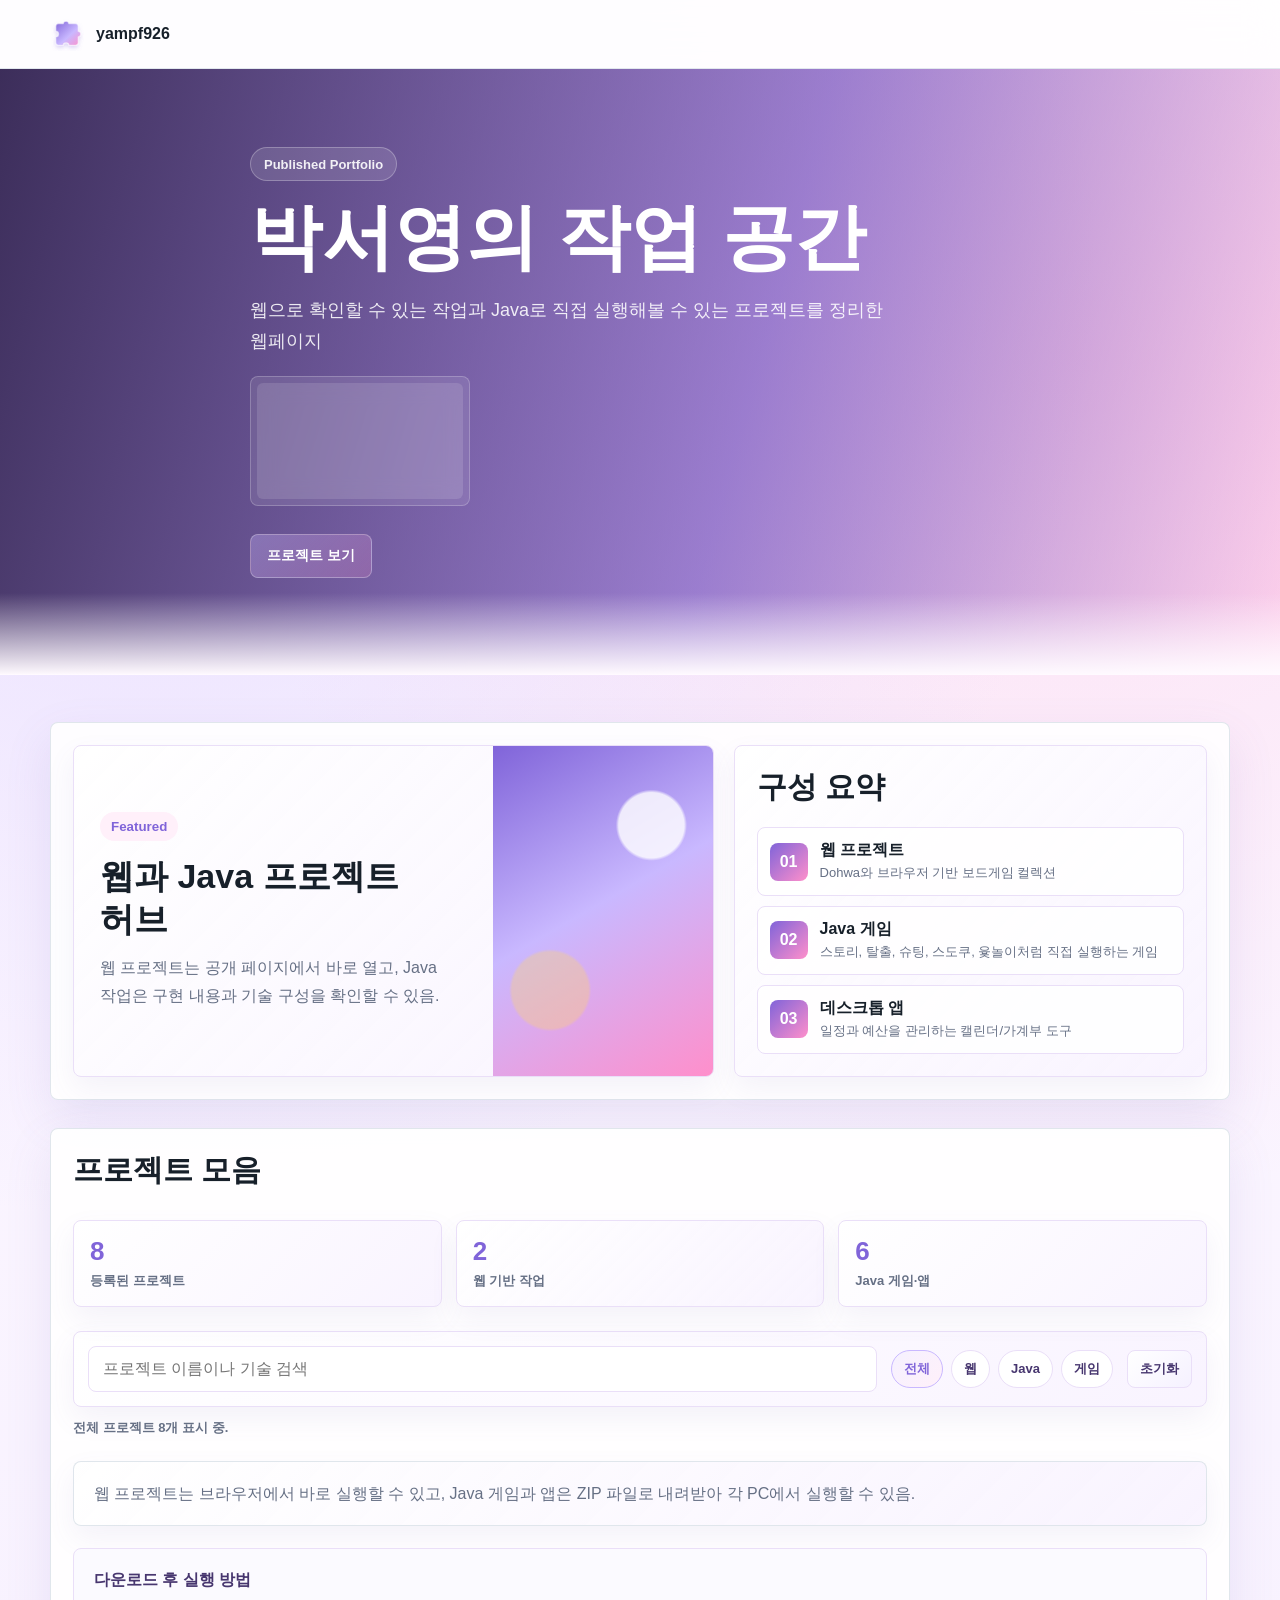
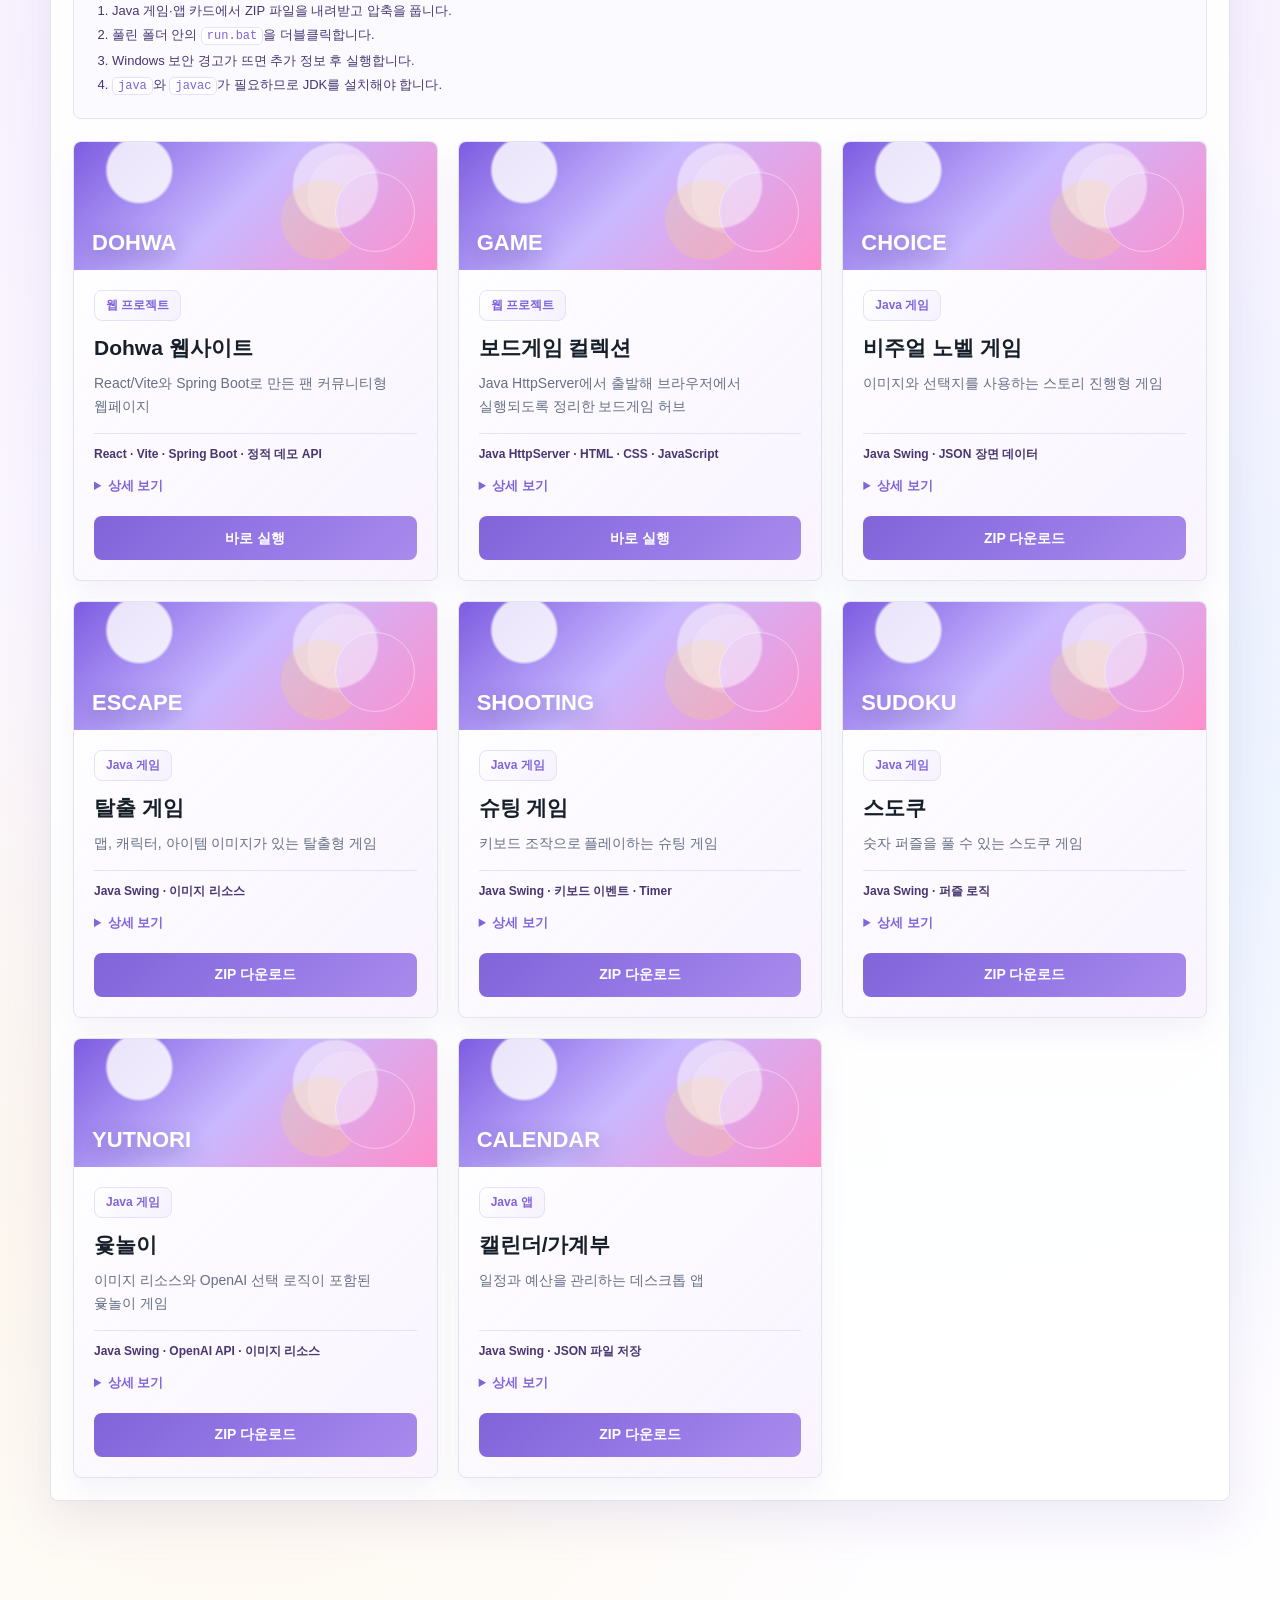
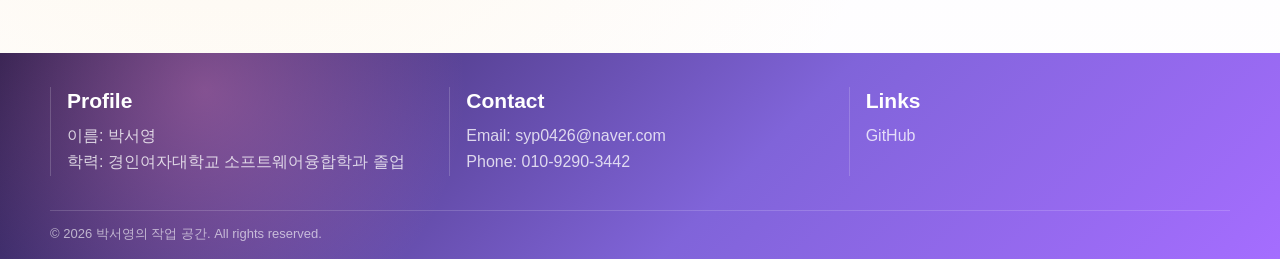
<file: index.html>
<!DOCTYPE html>
<html lang="ko">
<head>
    <meta charset="UTF-8">
    <meta name="viewport" content="width=device-width, initial-scale=1.0">
    <title>박서영의 작업 공간</title>
    <link rel="icon" type="image/png" href="favicon.png">
    <link rel="shortcut icon" type="image/png" href="favicon.png">
    <style>
        * { box-sizing: border-box; }
        :root {
            --bg: #fffaff;
            --panel: #ffffff;
            --ink: #17202a;
            --muted: #667085;
            --line: #eadff8;
            --lavender: #c9b8ff;
            --lavender-soft: #f5f1ff;
            --lavender-mid: #c9b8ff;
            --lavender-deep: #8064d9;
            --lavender-ink: #47366f;
            --pink: #ff8fcb;
            --aqua: #73d7ff;
            --gold: #ffd56a;
            --hover-accent: #8064d9;
            --hover-accent-soft: #f5f1ff;
            --shadow: 0 24px 70px rgba(117, 96, 181, 0.22);
        }
        body {
            margin: 0;
            min-height: 100vh;
            background:
                radial-gradient(circle at 12% 8%, rgba(201, 184, 255, 0.42), transparent 28%),
                radial-gradient(circle at 84% 10%, rgba(255, 143, 203, 0.22), transparent 26%),
                radial-gradient(circle at 72% 68%, rgba(115, 215, 255, 0.18), transparent 28%),
                radial-gradient(circle at 18% 82%, rgba(255, 213, 106, 0.15), transparent 24%),
                linear-gradient(180deg, #fffaff 0%, #f8f2ff 48%, #ffffff 100%),
                var(--bg);
            color: var(--ink);
            font-family: Arial, "Noto Sans KR", sans-serif;
            word-break: keep-all;
            overflow-wrap: break-word;
            line-break: strict;
        }
        header {
            position: relative;
            min-height: 380px;
            display: flex;
            align-items: center;
            color: white;
            background:
                linear-gradient(105deg, rgba(45, 30, 76, 0.92), rgba(112, 76, 186, 0.68) 58%, rgba(255, 143, 203, 0.28)),
                url("https://images.unsplash.com/photo-1515879218367-8466d910aaa4?auto=format&fit=crop&w=1800&q=80") center/cover;
        }
        header::after {
            content: "";
            position: absolute;
            inset: auto 0 -1px 0;
            height: 82px;
            background: linear-gradient(180deg, transparent, var(--bg));
            pointer-events: none;
        }
        .wrap {
            width: min(1180px, calc(100% - 44px));
            margin: 0 auto;
        }
        nav {
            position: sticky;
            top: 0;
            z-index: 10;
            border-bottom: 1px solid rgba(223, 229, 236, 0.88);
            background: rgba(255, 255, 255, 0.9);
            backdrop-filter: blur(16px);
        }
        .nav-inner {
            min-height: 68px;
            padding: 12px 0;
            display: flex;
            align-items: center;
            justify-content: space-between;
            gap: 18px;
        }
        .brand {
            display: flex;
            align-items: center;
            gap: 12px;
            font-weight: 900;
            white-space: normal;
        }
        .brand::before {
            content: "";
            width: 34px;
            height: 34px;
            flex: 0 0 auto;
            background: url("[data-uri]") center/contain no-repeat;
        }
        .hero {
            max-width: 780px;
            padding: 78px 0 96px;
        }
        .eyebrow {
            display: inline-flex;
            align-items: center;
            min-height: 34px;
            margin-bottom: 18px;
            border: 1px solid rgba(255, 255, 255, 0.26);
            border-radius: 999px;
            padding: 7px 13px;
            background: rgba(255, 255, 255, 0.12);
            color: rgba(255, 255, 255, 0.9);
            font-size: 13px;
            font-weight: 900;
        }
        h1 {
            margin: 0 0 18px;
            font-size: clamp(40px, 6vw, 72px);
            line-height: 1.08;
            letter-spacing: 0;
            overflow-wrap: normal;
            word-break: keep-all;
        }
        .hero p {
            margin: 0;
            max-width: 680px;
            color: rgba(255, 255, 255, 0.88);
            font-size: 18px;
            line-height: 1.75;
            word-break: keep-all;
        }
        .hero-actions {
            display: flex;
            flex-wrap: wrap;
            gap: 12px;
            margin-top: 28px;
        }
        .hero-actions a {
            min-height: 44px;
            display: inline-flex;
            align-items: center;
            justify-content: center;
            border-radius: 8px;
            padding: 11px 16px;
            color: white;
            background: linear-gradient(135deg, rgba(201, 184, 255, 0.34), rgba(255, 143, 203, 0.20));
            border: 1px solid rgba(255, 255, 255, 0.28);
            text-decoration: none;
            font-size: 14px;
            font-weight: 900;
            transition: transform 180ms ease, background 180ms ease;
        }
        .hero-actions a:hover {
            transform: translateY(-2px);
            background: linear-gradient(135deg, rgba(255, 255, 255, 0.22), rgba(255, 143, 203, 0.28));
        }
        main {
            padding: 48px 0 76px;
        }
        .content-section {
            margin-bottom: 28px;
            border: 1px solid rgba(223, 229, 236, 0.96);
            border-radius: 8px;
            padding: 22px;
            background: rgba(255, 255, 255, 0.9);
            box-shadow: 0 18px 48px rgba(117, 96, 181, 0.12);
        }
        .section-title {
            display: flex;
            align-items: flex-end;
            justify-content: space-between;
            gap: 20px;
            margin-bottom: 24px;
        }
        h2 {
            margin: 0 0 8px;
            font-size: 30px;
            line-height: 1.25;
            letter-spacing: 0;
        }
        .section-title p {
            max-width: 720px;
            margin: 0;
            color: var(--muted);
            line-height: 1.7;
            word-break: keep-all;
        }
        .toolbar {
            display: grid;
            grid-template-columns: minmax(220px, 1fr) auto auto;
            gap: 14px;
            align-items: center;
            margin-bottom: 22px;
            padding: 14px;
            border: 1px solid var(--line);
            border-radius: 8px;
            background: linear-gradient(135deg, rgba(255, 255, 255, 0.96), rgba(248, 242, 255, 0.86));
            box-shadow: 0 12px 28px rgba(117, 96, 181, 0.08);
        }
        .search {
            width: 100%;
            min-height: 46px;
            border: 1px solid var(--line);
            border-radius: 8px;
            padding: 12px 14px;
            color: var(--ink);
            background: white;
            font: inherit;
            outline: none;
        }
        .search:focus {
            border-color: var(--lavender-mid);
            box-shadow: 0 0 0 4px rgba(201, 184, 255, 0.26);
        }
        .filters {
            display: flex;
            flex-wrap: wrap;
            justify-content: flex-end;
            gap: 8px;
        }
        .filter {
            min-height: 38px;
            border: 1px solid var(--line);
            border-radius: 999px;
            padding: 8px 12px;
            color: var(--lavender-ink);
            background: white;
            font-size: 13px;
            font-weight: 900;
            cursor: pointer;
            transition: transform 160ms ease, border-color 160ms ease, background 160ms ease;
        }
        .filter:hover {
            transform: translateY(-1px);
            border-color: var(--hover-accent);
            background: var(--hover-accent-soft);
        }
        .filter.active {
            border-color: var(--lavender-mid);
            background: linear-gradient(135deg, var(--lavender-soft), #fff0fa);
            color: var(--lavender-deep);
        }
        .reset-filter {
            min-height: 38px;
            border: 1px solid var(--line);
            border-radius: 8px;
            padding: 8px 12px;
            color: var(--lavender-ink);
            background: linear-gradient(135deg, #ffffff, #f5f1ff);
            font-size: 13px;
            font-weight: 900;
            cursor: pointer;
        }
        .result-meta {
            margin: -10px 0 22px;
            color: var(--muted);
            font-size: 13px;
            font-weight: 800;
        }
        .no-results {
            display: none;
            margin-top: 18px;
            border: 1px dashed var(--lavender);
            border-radius: 8px;
            padding: 24px;
            color: var(--lavender-ink);
            background: rgba(255, 255, 255, 0.78);
            text-align: center;
            font-weight: 900;
        }
        .no-results.show {
            display: block;
        }
        .stats {
            display: grid;
            grid-template-columns: repeat(3, minmax(0, 1fr));
            gap: 14px;
            margin-bottom: 24px;
        }
        .stat {
            border: 1px solid var(--line);
            border-radius: 8px;
            padding: 16px;
            background: linear-gradient(135deg, rgba(255, 255, 255, 0.96), rgba(248, 242, 255, 0.86));
            box-shadow: 0 12px 28px rgba(117, 96, 181, 0.08);
        }
        .stat strong {
            display: block;
            color: var(--lavender-deep);
            font-size: 26px;
            line-height: 1.1;
        }
        .stat span {
            display: block;
            margin-top: 6px;
            color: var(--muted);
            font-size: 13px;
            font-weight: 800;
        }
        .showcase {
            display: grid;
            grid-template-columns: 1.15fr 0.85fr;
            gap: 20px;
            align-items: stretch;
        }
        .feature,
        .summary {
            border: 1px solid var(--line);
            border-radius: 8px;
            overflow: hidden;
            background: linear-gradient(135deg, rgba(255, 255, 255, 0.96), rgba(248, 242, 255, 0.86));
            box-shadow: 0 12px 28px rgba(117, 96, 181, 0.08);
        }
        .feature {
            min-height: 300px;
            display: grid;
            grid-template-columns: minmax(0, 1fr) 220px;
        }
        .feature-copy {
            padding: 26px;
            display: grid;
            align-content: center;
            gap: 14px;
        }
        .feature-copy small {
            width: fit-content;
            border-radius: 999px;
            padding: 7px 11px;
            color: var(--lavender-deep);
            background: #fff0fa;
            font-weight: 900;
        }
        .feature-copy h2 {
            margin: 0;
            font-size: 34px;
        }
        .feature-copy p,
        .summary p {
            margin: 0;
            color: var(--muted);
            line-height: 1.72;
            word-break: keep-all;
        }
        .feature-art {
            min-height: 100%;
            background:
                radial-gradient(circle at 72% 24%, rgba(255, 255, 255, 0.8) 0 11%, transparent 12%),
                radial-gradient(circle at 26% 74%, rgba(255, 213, 106, 0.34) 0 13%, transparent 14%),
                linear-gradient(150deg, #8064d9 0%, #c9b8ff 48%, #ff8fcb 100%);
        }
        .summary {
            padding: 22px;
            display: grid;
            align-content: center;
            gap: 14px;
        }
        .summary-list {
            display: grid;
            gap: 10px;
        }
        .summary-item {
            display: grid;
            grid-template-columns: 38px minmax(0, 1fr);
            gap: 12px;
            align-items: center;
            padding: 12px;
            border: 1px solid var(--line);
            border-radius: 8px;
            background: rgba(255, 255, 255, 0.88);
        }
        .summary-item span {
            width: 38px;
            height: 38px;
            display: grid;
            place-items: center;
            border-radius: 8px;
            color: white;
            background: linear-gradient(135deg, var(--lavender-deep), var(--pink));
            font-weight: 900;
        }
        .summary-item strong {
            display: block;
            margin-bottom: 3px;
            color: var(--ink);
        }
        .summary-item em {
            display: block;
            color: var(--muted);
            font-style: normal;
            font-size: 13px;
            line-height: 1.45;
        }
        .grid {
            display: grid;
            grid-template-columns: repeat(3, minmax(0, 1fr));
            gap: 20px;
        }
        .card {
            --project-color: var(--lavender);
            min-width: 0;
            overflow: hidden;
            display: flex;
            flex-direction: column;
            border: 1px solid rgba(223, 229, 236, 0.96);
            border-radius: 8px;
            background: linear-gradient(135deg, rgba(255, 255, 255, 0.96), rgba(248, 242, 255, 0.86));
            box-shadow: 0 12px 28px rgba(117, 96, 181, 0.08);
            transition: transform 180ms ease, box-shadow 180ms ease, border-color 180ms ease;
        }
        .card:hover {
            transform: translateY(-7px) scale(1.01);
            border-color: var(--hover-accent);
            box-shadow: var(--shadow);
        }
        .card:hover .thumb {
            filter: saturate(1.16) contrast(1.04);
        }
        .card:hover .thumb::after {
            transform: translate(-4px, -4px) scale(1.08);
        }
        .thumb {
            min-height: 128px;
            position: relative;
            overflow: hidden;
            background:
                radial-gradient(circle at 18% 22%, rgba(255, 255, 255, 0.82) 0 10%, transparent 11%),
                radial-gradient(circle at 72% 34%, rgba(255, 255, 255, 0.48) 0 15%, transparent 16%),
                linear-gradient(135deg, #7d5ce1 0%, #c9b8ff 46%, #ff8fcb 100%);
        }
        .thumb::after {
            content: "";
            position: absolute;
            right: 22px;
            bottom: 18px;
            width: 78px;
            height: 78px;
            border: 1px solid rgba(255, 255, 255, 0.42);
            border-radius: 50%;
            box-shadow: -28px -18px 0 rgba(255, 255, 255, 0.16), -54px 8px 0 rgba(255, 213, 106, 0.22);
            transition: transform 180ms ease;
        }
        .thumb span {
            position: absolute;
            left: 18px;
            bottom: 16px;
            z-index: 1;
            color: white;
            font-size: 22px;
            line-height: 1;
            font-weight: 900;
            text-shadow: 0 8px 22px rgba(45, 30, 76, 0.34);
        }
        .card-body {
            padding: 20px;
            display: flex;
            flex: 1;
            flex-direction: column;
        }
        .tag {
            width: fit-content;
            max-width: 100%;
            margin-bottom: 13px;
            border: 1px solid var(--line);
            border-radius: 8px;
            padding: 7px 11px;
            color: var(--lavender-deep);
            background: linear-gradient(135deg, #ffffff, var(--lavender-soft));
            font-size: 12px;
            line-height: 1.25;
            font-weight: 900;
            overflow-wrap: break-word;
        }
        h3 {
            margin: 0 0 10px;
            font-size: 21px;
            line-height: 1.32;
            letter-spacing: 0;
            word-break: keep-all;
            overflow-wrap: break-word;
        }
        .card p {
            margin: 0;
            flex: 1;
            color: var(--muted);
            line-height: 1.68;
            font-size: 14px;
            word-break: keep-all;
            overflow-wrap: break-word;
        }
        .tech {
            margin-top: 14px;
            border-top: 1px solid var(--line);
            padding-top: 12px;
            color: var(--lavender-ink);
            font-size: 12px;
            line-height: 1.45;
            font-weight: 900;
            overflow-wrap: break-word;
        }
        .project-detail {
            margin-top: 12px;
            color: var(--muted);
            font-size: 13px;
            line-height: 1.62;
        }
        .project-detail summary {
            width: fit-content;
            cursor: pointer;
            color: var(--lavender-deep);
            font-weight: 900;
        }
        .project-detail p {
            margin-top: 8px;
            flex: 0;
        }
        .card-actions {
            display: grid;
            grid-template-columns: 1fr;
            gap: 10px;
            margin-top: 20px;
        }
        button,
        .card a {
            min-width: 0;
            min-height: 44px;
            display: inline-flex;
            align-items: center;
            justify-content: center;
            border: 1px solid var(--line);
            border-radius: 8px;
            padding: 10px 12px;
            background: linear-gradient(135deg, var(--lavender-deep), #a56dff 52%, var(--pink));
            color: white;
            text-align: center;
            text-decoration: none;
            font: inherit;
            font-size: 14px;
            line-height: 1.25;
            font-weight: 900;
            cursor: pointer;
            white-space: normal;
            overflow-wrap: break-word;
        }
        button:disabled {
            opacity: 0.58;
            cursor: wait;
        }
        .card a {
            border: 1px solid var(--line);
            background: linear-gradient(135deg, #ffffff, #f5f1ff);
            color: var(--lavender-ink);
        }
        .project-link,
        .card a.project-link {
            width: 100%;
            border: 0 !important;
            outline: 0 !important;
            background: linear-gradient(135deg, #8064d9 0%, #9678e6 54%, #a98bed 100%) !important;
            background-image: linear-gradient(135deg, #8064d9 0%, #9678e6 54%, #a98bed 100%) !important;
            color: white;
            box-shadow: none !important;
        }
        button:hover,
        .card a:hover,
        .reset-filter:hover {
            transform: translateY(-1px);
            border-color: var(--hover-accent);
            background: var(--hover-accent-soft);
            color: var(--lavender-deep);
            box-shadow: 0 10px 22px rgba(117, 96, 181, 0.18);
        }
        .project-link:hover,
        .card a.project-link:hover {
            border: 0 !important;
            outline: 0 !important;
            background: linear-gradient(135deg, #8064d9 0%, #9678e6 54%, #a98bed 100%) !important;
            background-image: linear-gradient(135deg, #8064d9 0%, #9678e6 54%, #a98bed 100%) !important;
            color: white;
            box-shadow: none !important;
        }
        .note {
            margin-top: 24px;
            margin-bottom: 22px;
            padding: 18px 20px;
            border: 1px solid rgba(223, 229, 236, 0.96);
            border-radius: 8px;
            background: linear-gradient(135deg, rgba(255, 255, 255, 0.96), rgba(248, 242, 255, 0.86));
            box-shadow: 0 12px 28px rgba(117, 96, 181, 0.08);
            color: var(--muted);
            line-height: 1.72;
            word-break: keep-all;
            overflow-wrap: break-word;
        }
        .project-status {
            width: 100%;
            min-height: 42px;
            display: grid;
            place-items: center;
            border: 1px solid var(--line);
            border-radius: 8px;
            background: #f8f6fc;
            color: var(--muted);
            font-weight: 900;
            font-size: 13px;
        }
        .run-guide {
            margin: 22px 0;
            padding: 18px 20px;
            border: 1px solid var(--line);
            border-radius: 8px;
            background: #fbfaff;
            color: var(--lavender-ink);
            font-size: 13px;
            line-height: 1.65;
        }
        .run-guide strong {
            display: block;
            margin-bottom: 6px;
            font-size: 16px;
        }
        .run-guide ol {
            margin: 0;
            padding-left: 18px;
        }
        .run-guide li {
            margin: 3px 0;
        }
        .run-guide code {
            padding: 1px 5px;
            border-radius: 5px;
            background: white;
            border: 1px solid var(--line);
            color: var(--lavender-deep);
            font-family: Consolas, monospace;
            font-size: 12px;
        }
        .music-panel {
            width: min(220px, 100%);
            max-width: 100%;
            margin-top: 18px;
            display: grid;
            border: 1px solid rgba(255, 255, 255, 0.22);
            border-radius: 8px;
            padding: 6px;
            background: rgba(255, 255, 255, 0.10);
            backdrop-filter: blur(12px);
        }
        .music-frame {
            width: 100%;
            aspect-ratio: 16 / 9;
            border: 0;
            border-radius: 6px;
            background: rgba(255, 255, 255, 0.12);
        }
        footer {
            margin-top: 48px;
            color: white;
            background:
                radial-gradient(circle at 16% 18%, rgba(255, 143, 203, 0.34), transparent 24%),
                linear-gradient(135deg, #2d1e4c, #8064d9 58%, #a56dff);
        }
        .footer-inner {
            width: min(1180px, calc(100% - 44px));
            margin: 0 auto;
            display: grid;
            grid-template-columns: repeat(3, minmax(0, 1fr));
            gap: 18px;
            padding: 34px 0;
        }
        .footer-box h3 {
            margin: 0 0 8px;
        }
        .footer-box p,
        .footer-box a {
            margin: 0;
            color: rgba(255, 255, 255, 0.78);
            line-height: 1.65;
            text-decoration: none;
            overflow-wrap: break-word;
        }
        .footer-box {
            border-left: 1px solid rgba(255, 255, 255, 0.18);
            padding-left: 16px;
        }
        .footer-bottom {
            border-top: 1px solid rgba(255, 255, 255, 0.16);
            padding: 14px 0 18px;
            color: rgba(255, 255, 255, 0.62);
            font-size: 13px;
        }
        @media (max-width: 1040px) {
            .grid { grid-template-columns: repeat(2, minmax(0, 1fr)); }
            .showcase,
            .feature { grid-template-columns: 1fr; }
            .feature-art { min-height: 180px; }
            .footer-inner { grid-template-columns: repeat(2, minmax(0, 1fr)); }
        }
        @media (max-width: 680px) {
            .wrap { width: min(100% - 28px, 1180px); }
            .nav-inner,
            .section-title {
                align-items: flex-start;
                flex-direction: column;
            }
            header { min-height: 340px; }
            .hero { padding: 58px 0 72px; }
            h1 { font-size: 38px; }
            .music-panel {
                width: min(220px, 100%);
            }
            .toolbar,
            .stats { grid-template-columns: 1fr; }
            .filters { justify-content: flex-start; }
            .grid { grid-template-columns: 1fr; }
            .card-actions { grid-template-columns: 1fr; }
            .footer-inner { grid-template-columns: 1fr; }
            .footer-box {
                border-left: 0;
                padding-left: 0;
            }
        }
    </style>
</head>
<body>
    <nav>
        <div class="wrap nav-inner">
            <div class="brand">yampf926</div>
        </div>
    </nav>

    <header>
        <div class="wrap hero">
            <div class="eyebrow">Published Portfolio</div>
            <h1>박서영의 작업 공간</h1>
            <p>웹으로 확인할 수 있는 작업과 Java로 직접 실행해볼 수 있는 프로젝트를 정리한 웹페이지</p>
            <div class="music-panel" aria-label="배경 음악">
                <iframe class="music-frame" src="https://www.youtube.com/embed/zD39SFYfKNE?rel=0" title="민기(MK) - I'll always love you" allow="accelerometer; autoplay; clipboard-write; encrypted-media; gyroscope; picture-in-picture; web-share" allowfullscreen></iframe>
            </div>
            <div class="hero-actions">
                <a href="#projects">프로젝트 보기</a>
            </div>
        </div>
    </header>

    <main class="wrap">
        <section class="showcase content-section" aria-label="대표 작업">
            <div class="feature">
                <div class="feature-copy">
                    <small>Featured</small>
                    <h2>웹과 Java 프로젝트 허브</h2>
                    <p>웹 프로젝트는 공개 페이지에서 바로 열고, Java 작업은 구현 내용과 기술 구성을 확인할 수 있음.</p>
                </div>
                <div class="feature-art" aria-hidden="true"></div>
            </div>
            <div class="summary">
                <h2>구성 요약</h2>
                <div class="summary-list">
                    <div class="summary-item"><span>01</span><div><strong>웹 프로젝트</strong><em>Dohwa와 브라우저 기반 보드게임 컬렉션</em></div></div>
                    <div class="summary-item"><span>02</span><div><strong>Java 게임</strong><em>스토리, 탈출, 슈팅, 스도쿠, 윷놀이처럼 직접 실행하는 게임</em></div></div>
                    <div class="summary-item"><span>03</span><div><strong>데스크톱 앱</strong><em>일정과 예산을 관리하는 캘린더/가계부 도구</em></div></div>
                </div>
            </div>
        </section>

        <section class="content-section" id="projects">
            <div class="section-title">
                <h2>프로젝트 모음</h2>
            </div>
            <div class="stats">
                <div class="stat"><strong>8</strong><span>등록된 프로젝트</span></div>
                <div class="stat"><strong>2</strong><span>웹 기반 작업</span></div>
                <div class="stat"><strong>6</strong><span>Java 게임·앱</span></div>
            </div>
            <div class="toolbar">
                <input class="search" id="search" type="search" placeholder="프로젝트 이름이나 기술 검색">
                <div class="filters" aria-label="프로젝트 필터">
                    <button class="filter active" type="button" data-filter="all">전체</button>
                    <button class="filter" type="button" data-filter="web">웹</button>
                    <button class="filter" type="button" data-filter="java">Java</button>
                    <button class="filter" type="button" data-filter="game">게임</button>
                </div>
                <button class="reset-filter" id="resetFilter" type="button">초기화</button>
            </div>
            <div class="result-meta" id="resultMeta">전체 프로젝트 8개 표시 중.</div>
            <div class="note">
                웹 프로젝트는 브라우저에서 바로 실행할 수 있고, Java 게임과 앱은 ZIP 파일로 내려받아 각 PC에서 실행할 수 있음.
            </div>
            <section class="run-guide" aria-label="다운로드 실행 방법">
                <strong>다운로드 후 실행 방법</strong>
                <ol>
                    <li>Java 게임·앱 카드에서 ZIP 파일을 내려받고 압축을 풉니다.</li>
                    <li>풀린 폴더 안의 <code>run.bat</code>을 더블클릭합니다.</li>
                    <li>Windows 보안 경고가 뜨면 추가 정보 후 실행합니다.</li>
                    <li><code>java</code>와 <code>javac</code>가 필요하므로 JDK를 설치해야 합니다.</li>
                </ol>
            </section>
            <div class="grid">
                <article class="card" style="--project-color:#c9b8ff" data-title="dohwa 웹사이트" data-type="웹 프로젝트" data-categories="web">
    <div class="thumb"><span>DOHWA</span></div>
    <div class="card-body">
        <span class="tag">웹 프로젝트</span>
        <h3>Dohwa 웹사이트</h3>
        <p>React/Vite와 Spring Boot로 만든 팬 커뮤니티형 웹페이지</p>
        <div class="tech">React · Vite · Spring Boot · 정적 데모 API</div>
        <details class="project-detail">
            <summary>상세 보기</summary>
            <p>공연 예매, 팬 게시판, 채팅, 알림, 관리자 요약과 데모 결제 안내를 포함하고 공개 페이지는 정적 데모 API로 실행</p>
        </details>
        <div class="card-actions">
    <a class="project-link" href="https://yampf926.github.io/yampf926/dohwa/" target="_blank" rel="noopener">바로 실행</a>
</div>

    </div>
</article>
<article class="card" style="--project-color:#73d7ff" data-title="보드게임 컬렉션" data-type="웹 프로젝트" data-categories="web game">
    <div class="thumb"><span>GAME</span></div>
    <div class="card-body">
        <span class="tag">웹 프로젝트</span>
        <h3>보드게임 컬렉션</h3>
        <p>Java HttpServer에서 출발해 브라우저에서 실행되도록 정리한 보드게임 허브</p>
        <div class="tech">Java HttpServer · HTML · CSS · JavaScript</div>
        <details class="project-detail">
            <summary>상세 보기</summary>
            <p>게스트 플레이, 분류 필터, 접근성 옵션, 랭킹/활동 기록을 브라우저 저장소에 보관하며 공개 페이지에서 바로 플레이 가능</p>
        </details>
        <div class="card-actions">
    <a class="project-link" href="https://yampf926.github.io/yampf926/boardgame/" target="_blank" rel="noopener">바로 실행</a>
</div>

    </div>
</article>
<article class="card" style="--project-color:#ff8fcb" data-title="비주얼 노벨 게임" data-type="java 게임" data-categories="java game">
    <div class="thumb"><span>CHOICE</span></div>
    <div class="card-body">
        <span class="tag">Java 게임</span>
        <h3>비주얼 노벨 게임</h3>
        <p>이미지와 선택지를 사용하는 스토리 진행형 게임</p>
        <div class="tech">Java Swing · JSON 장면 데이터</div>
        <details class="project-detail">
            <summary>상세 보기</summary>
            <p>scenes.json 장면 데이터와 선택지 분기 흐름을 이용해 사용자가 이야기의 방향을 고르는 구조</p>
        </details>
        <div class="card-actions">
    <a class="project-link" href="downloads/choice-portable.zip">ZIP 다운로드</a>
</div>

    </div>
</article>
<article class="card" style="--project-color:#ffd56a" data-title="탈출 게임" data-type="java 게임" data-categories="java game">
    <div class="thumb"><span>ESCAPE</span></div>
    <div class="card-body">
        <span class="tag">Java 게임</span>
        <h3>탈출 게임</h3>
        <p>맵, 캐릭터, 아이템 이미지가 있는 탈출형 게임</p>
        <div class="tech">Java Swing · 이미지 리소스</div>
        <details class="project-detail">
            <summary>상세 보기</summary>
            <p>방 탐색과 아이템 확인 흐름을 중심으로 만든 데스크톱 게임 프로젝트</p>
        </details>
        <div class="card-actions">
    <a class="project-link" href="downloads/escape-portable.zip">ZIP 다운로드</a>
</div>

    </div>
</article>
<article class="card" style="--project-color:#a56dff" data-title="슈팅 게임" data-type="java 게임" data-categories="java game">
    <div class="thumb"><span>SHOOTING</span></div>
    <div class="card-body">
        <span class="tag">Java 게임</span>
        <h3>슈팅 게임</h3>
        <p>키보드 조작으로 플레이하는 슈팅 게임</p>
        <div class="tech">Java Swing · 키보드 이벤트 · Timer</div>
        <details class="project-detail">
            <summary>상세 보기</summary>
            <p>플레이어 이동, 발사, 충돌, 점수 흐름을 확인할 수 있는 액션 게임 형태로 정리</p>
        </details>
        <div class="card-actions">
    <a class="project-link" href="downloads/shooting-portable.zip">ZIP 다운로드</a>
</div>

    </div>
</article>
<article class="card" style="--project-color:#8bdc9b" data-title="스도쿠" data-type="java 게임" data-categories="java game">
    <div class="thumb"><span>SUDOKU</span></div>
    <div class="card-body">
        <span class="tag">Java 게임</span>
        <h3>스도쿠</h3>
        <p>숫자 퍼즐을 풀 수 있는 스도쿠 게임</p>
        <div class="tech">Java Swing · 퍼즐 로직</div>
        <details class="project-detail">
            <summary>상세 보기</summary>
            <p>퍼즐 입력과 검증 흐름을 중심으로 숫자 배치 규칙을 연습할 수 있게 구성</p>
        </details>
        <div class="card-actions">
    <a class="project-link" href="downloads/sudoku-portable.zip">ZIP 다운로드</a>
</div>

    </div>
</article>
<article class="card" style="--project-color:#ffb86b" data-title="윷놀이" data-type="java 게임" data-categories="java game">
    <div class="thumb"><span>YUTNORI</span></div>
    <div class="card-body">
        <span class="tag">Java 게임</span>
        <h3>윷놀이</h3>
        <p>이미지 리소스와 OpenAI 선택 로직이 포함된 윷놀이 게임</p>
        <div class="tech">Java Swing · OpenAI API · 이미지 리소스</div>
        <details class="project-detail">
            <summary>상세 보기</summary>
            <p>말 이동, 턴 진행, OpenAI 응답과 기본 봇 fallback을 포함해 전통 보드게임 흐름을 구현</p>
        </details>
        <div class="card-actions">
    <a class="project-link" href="downloads/yutnori-portable.zip">ZIP 다운로드</a>
</div>

    </div>
</article>
<article class="card" style="--project-color:#7dd3fc" data-title="캘린더/가계부" data-type="java 앱" data-categories="java">
    <div class="thumb"><span>CALENDAR</span></div>
    <div class="card-body">
        <span class="tag">Java 앱</span>
        <h3>캘린더/가계부</h3>
        <p>일정과 예산을 관리하는 데스크톱 앱</p>
        <div class="tech">Java Swing · JSON 파일 저장</div>
        <details class="project-detail">
            <summary>상세 보기</summary>
            <p>달력, 일정, 예산 입력을 한 화면에서 관리하고 JSON 파일로 저장/백업하는 개인 생산성 도구</p>
        </details>
        <div class="card-actions">
    <a class="project-link" href="downloads/calendar-portable.zip">ZIP 다운로드</a>
</div>

    </div>
</article>

            </div>
            <div class="no-results" id="noResults">조건에 맞는 프로젝트 없음.</div>
        </section>
    </main>

    <footer>
        <div class="footer-inner">
            <div class="footer-box">
                <h3>Profile</h3>
                <p>이름: 박서영</p>
                <p>학력: 경인여자대학교 소프트웨어융합학과 졸업</p>
            </div>
            <div class="footer-box">
                <h3>Contact</h3>
                <p>Email: syp0426@naver.com</p>
                <p>Phone: 010-9290-3442</p>
            </div>
            <div class="footer-box">
                <h3>Links</h3>
                <p><a href="https://github.com/yampf926?tab=repositories" target="_blank" rel="noreferrer">GitHub</a></p>
            </div>
        </div>
        <div class="wrap footer-bottom">© 2026 박서영의 작업 공간. All rights reserved.</div>
    </footer>

    <script>
        const search = document.querySelector("#search");
        const cards = Array.from(document.querySelectorAll(".card"));
        const filters = Array.from(document.querySelectorAll("[data-filter]"));
        const resetFilter = document.querySelector("#resetFilter");
        const resultMeta = document.querySelector("#resultMeta");
        const noResults = document.querySelector("#noResults");
        let activeFilter = "all";

        function applyFilters() {
            const query = search.value.trim().toLowerCase();
            let visibleCount = 0;
            cards.forEach((card) => {
                const title = card.dataset.title || "";
                const type = card.dataset.type || "";
                const text = card.textContent.toLowerCase();
                const categories = (card.dataset.categories || "").split(" ");
                const matchesSearch = !query || title.includes(query) || type.includes(query) || text.includes(query);
                const matchesFilter = activeFilter === "all" || categories.includes(activeFilter);
                const visible = matchesSearch && matchesFilter;
                card.hidden = !visible;
                if (visible) {
                    visibleCount++;
                }
            });
            resultMeta.textContent = `총 ${cards.length}개 중 ${visibleCount}개 프로젝트 표시 중.`;
            noResults.classList.toggle("show", visibleCount === 0);
        }

        search.addEventListener("input", applyFilters);
        filters.forEach((filter) => {
            filter.addEventListener("click", () => {
                filters.forEach((item) => item.classList.remove("active"));
                filter.classList.add("active");
                activeFilter = filter.dataset.filter;
                applyFilters();
            });
        });
        resetFilter.addEventListener("click", () => {
            search.value = "";
            activeFilter = "all";
            filters.forEach((item) => item.classList.toggle("active", item.dataset.filter === "all"));
            applyFilters();
        });
    </script>
</body>
</html>
</file>
